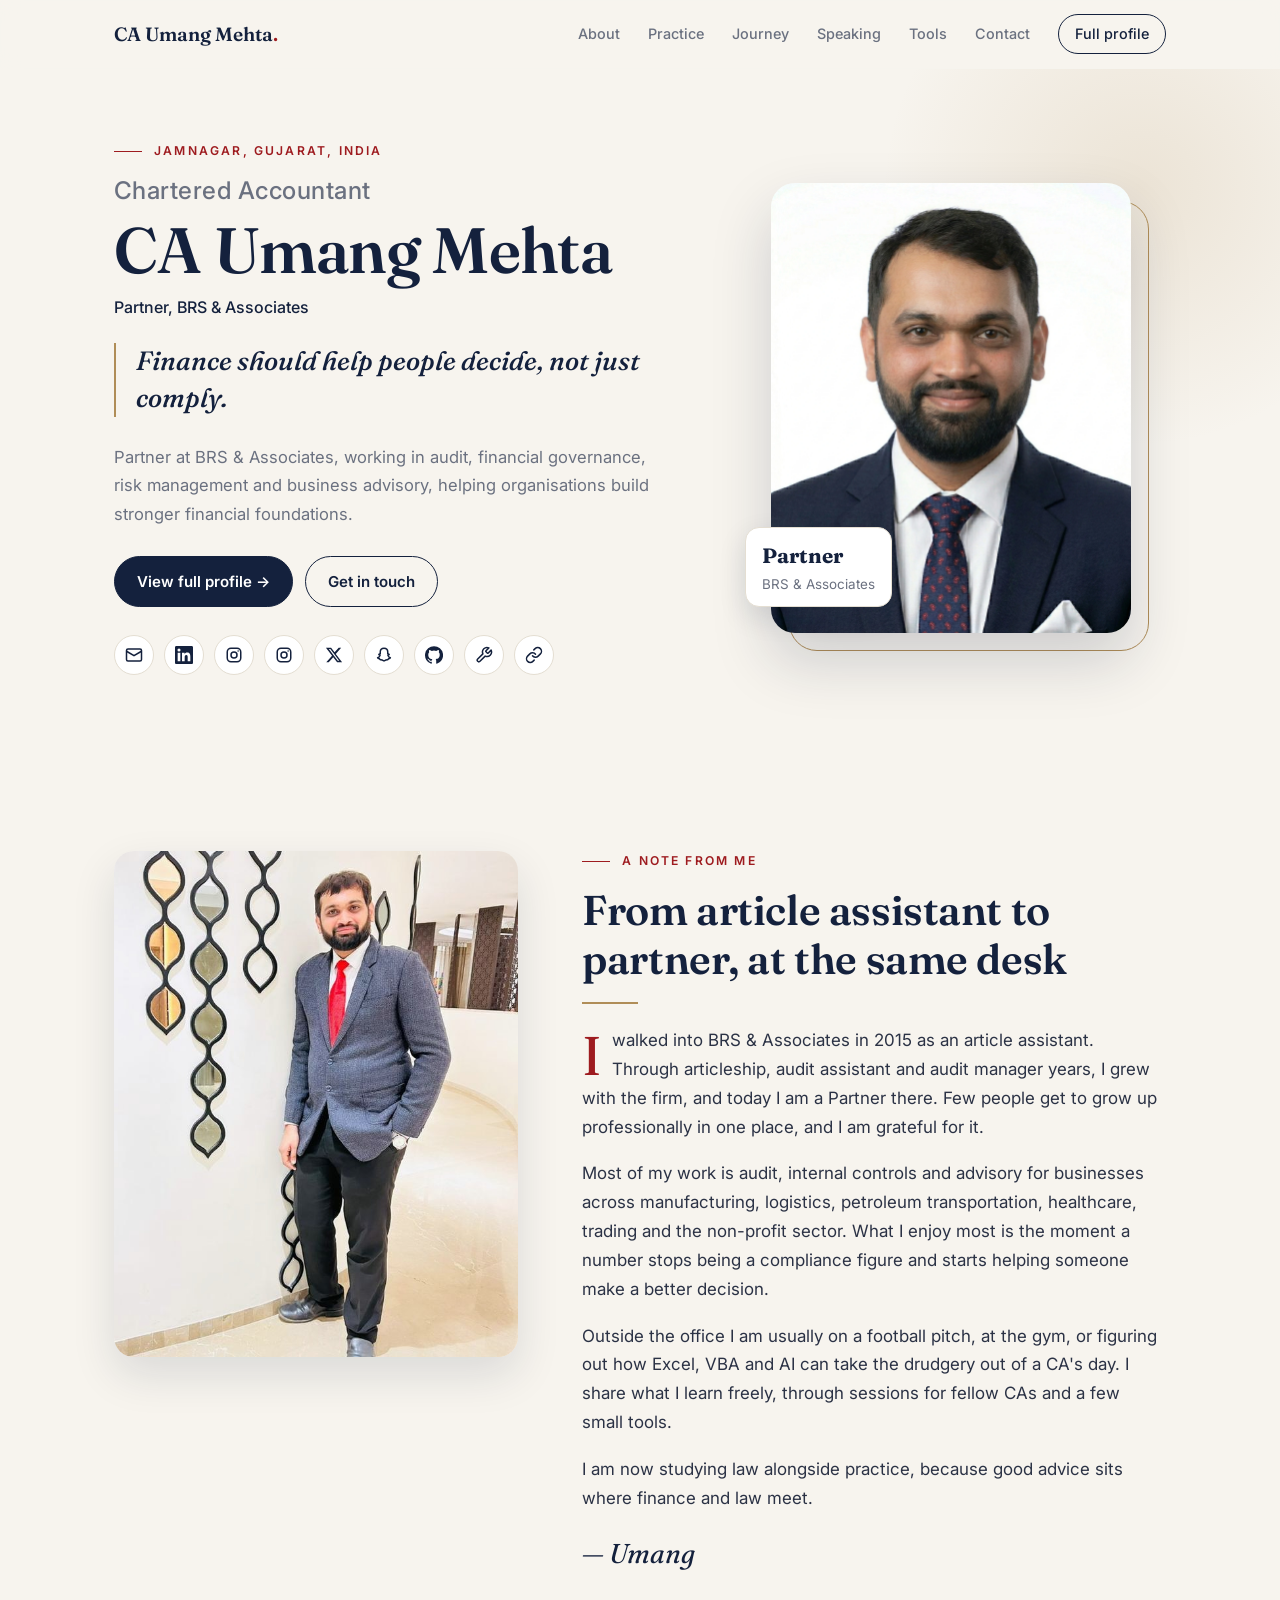
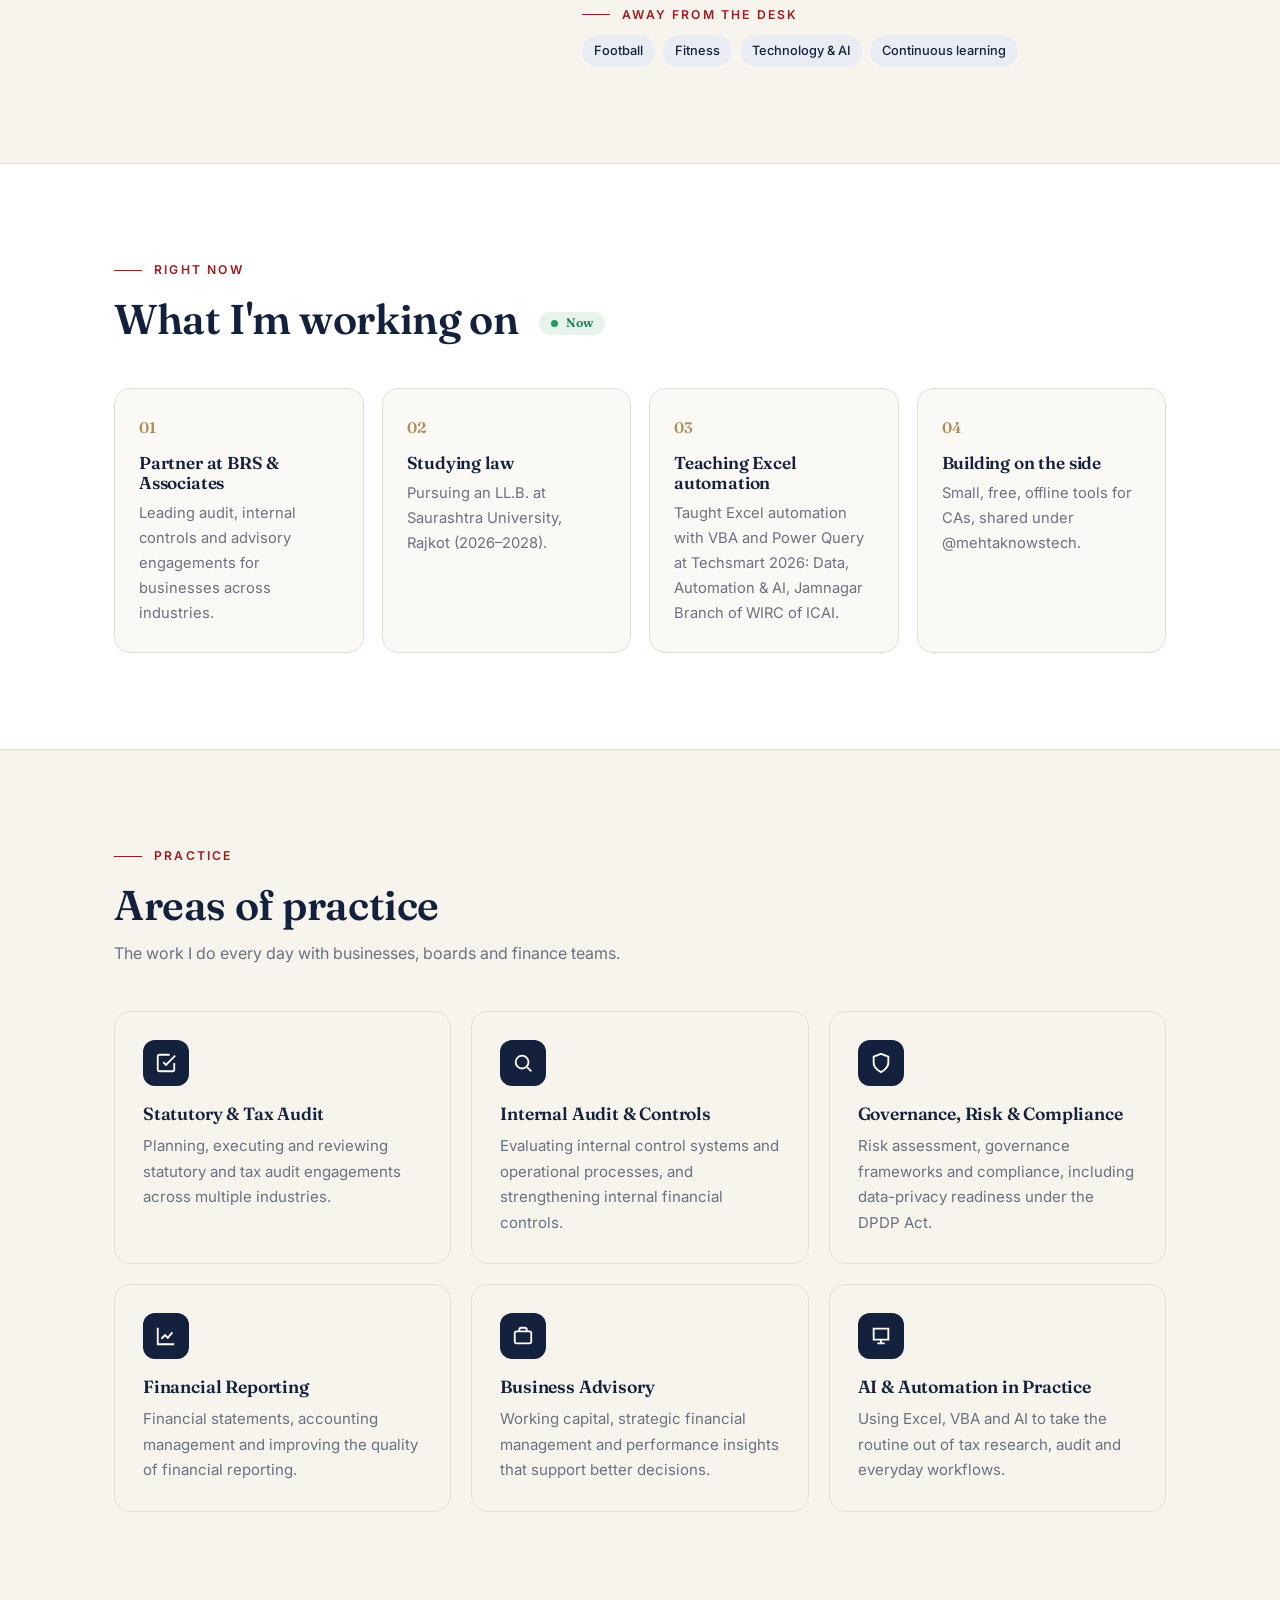
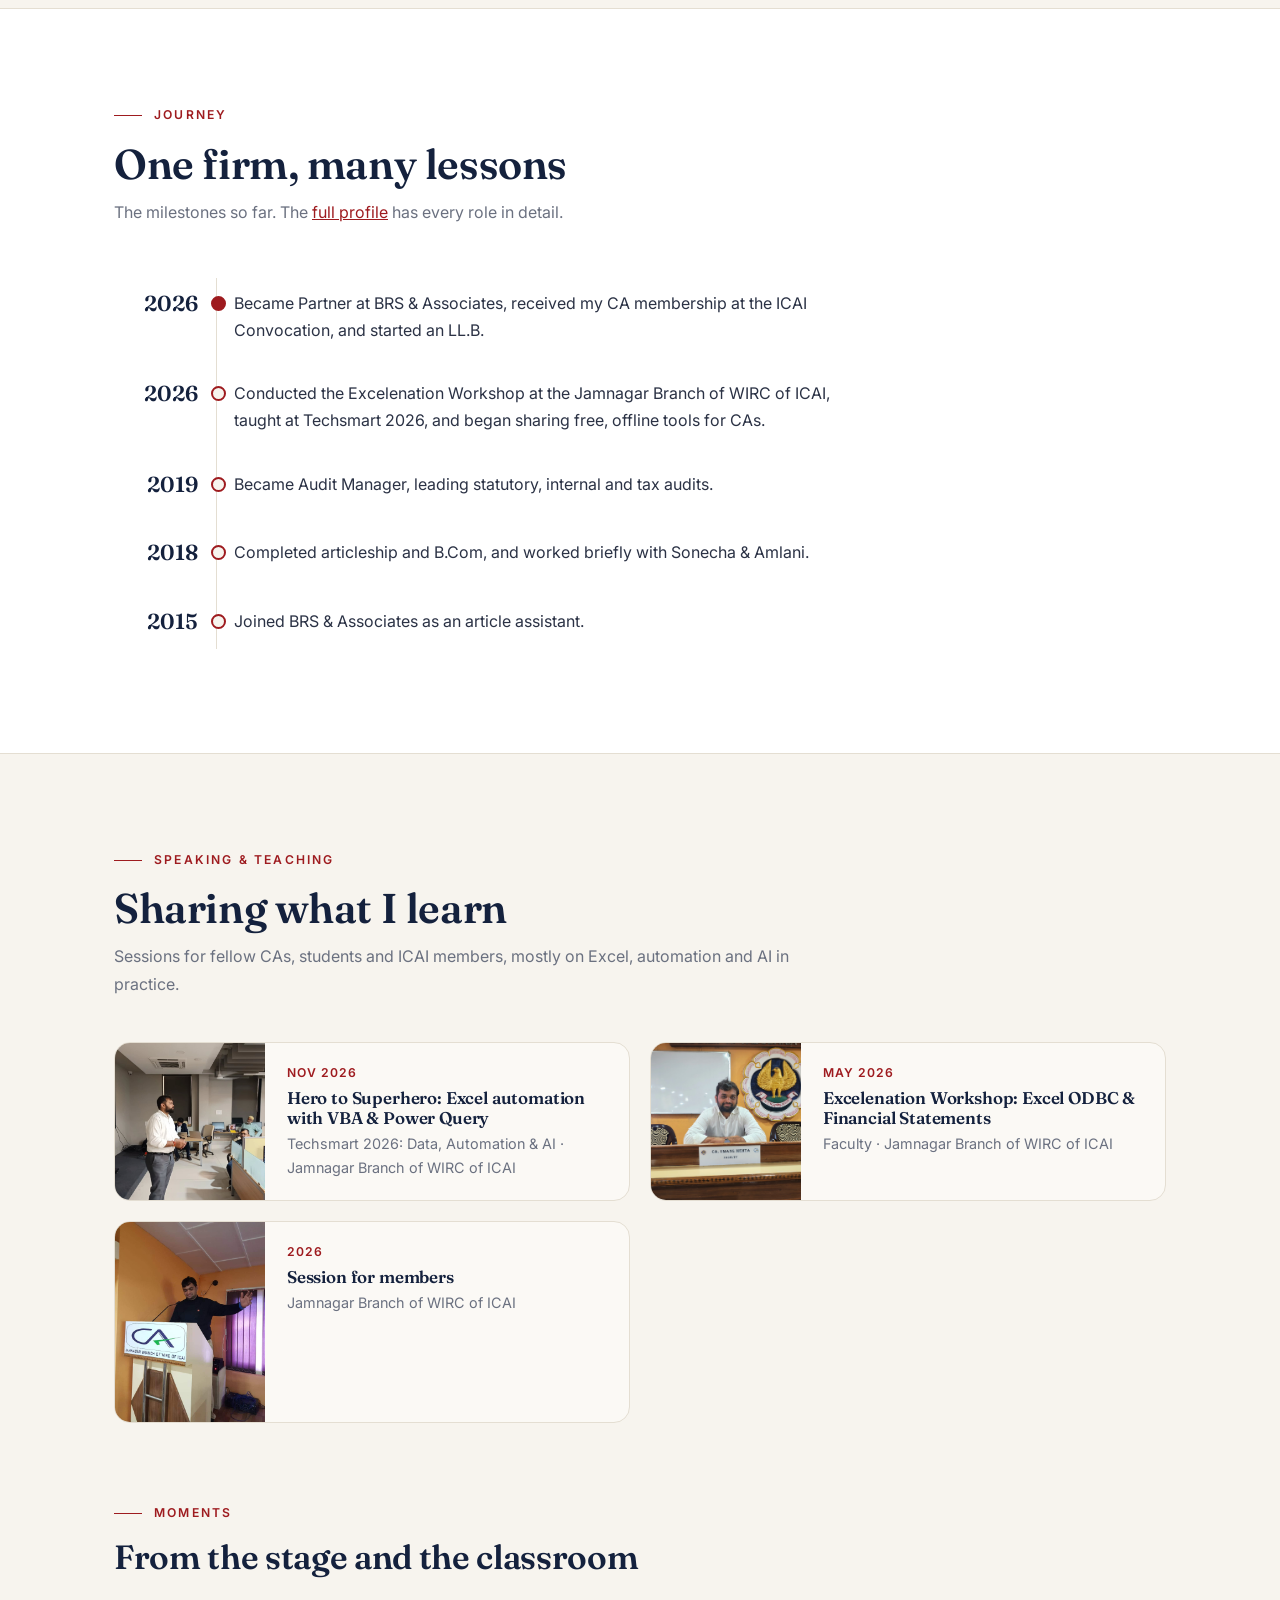
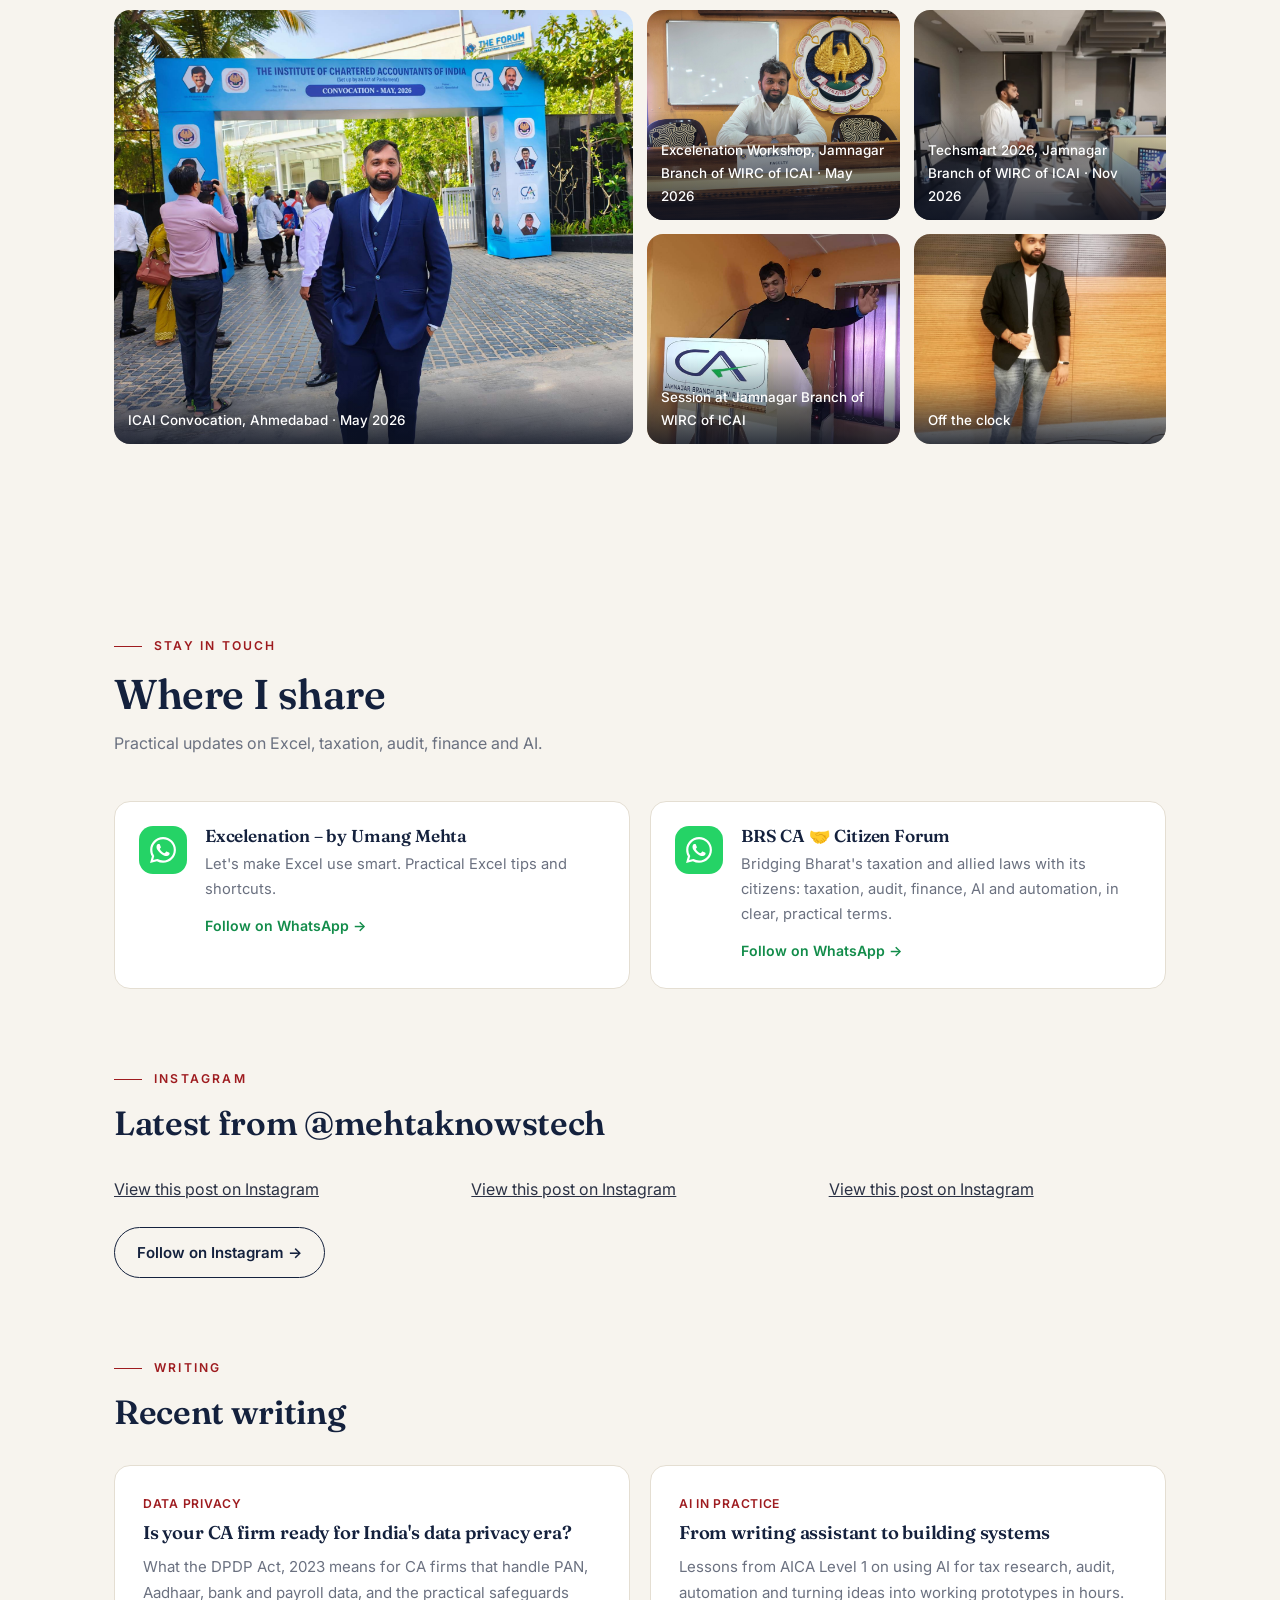
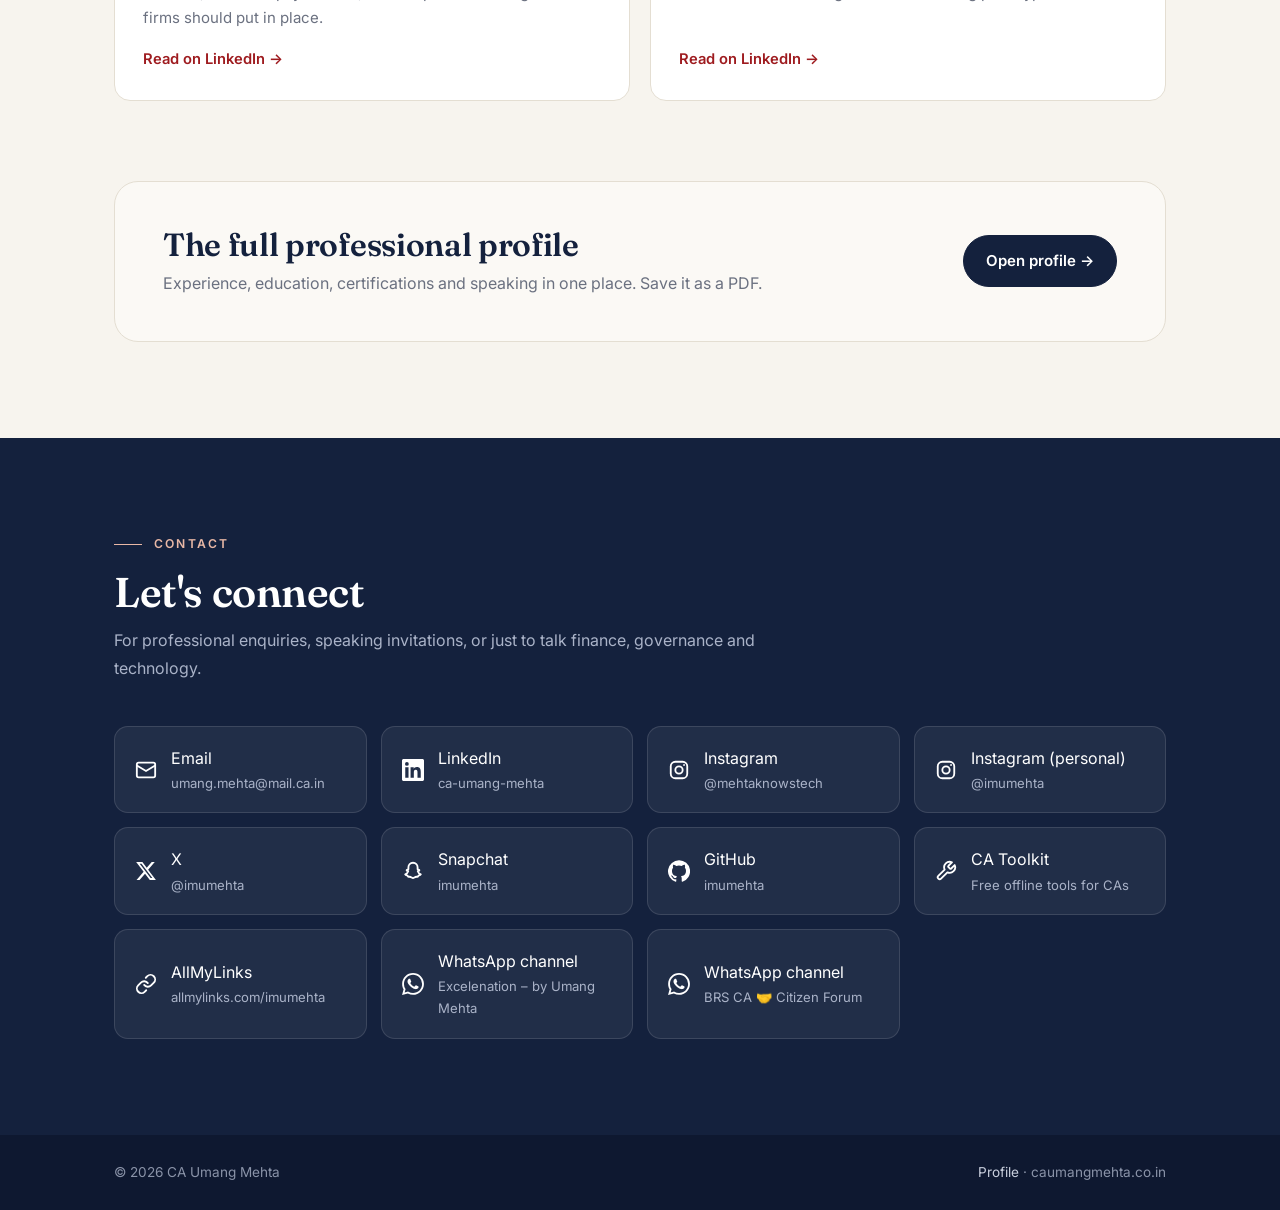
<file: index.html>
<!doctype html>
<html lang="en">
<head>
<meta charset="utf-8">
<meta name="viewport" content="width=device-width, initial-scale=1">
<title>CA Umang Mehta | Chartered Accountant, Jamnagar</title>
<meta name="description" content="CA Umang Mehta, Chartered Accountant and Partner at BRS & Associates, Jamnagar. Audit, internal controls, risk and business advisory.">
<meta property="og:title" content="CA Umang Mehta | Chartered Accountant">
<meta property="og:description" content="Partner at BRS & Associates, Jamnagar. Audit, governance, risk and advisory.">
<meta property="og:image" content="https://caumangmehta.co.in/img/headshot.webp">
<meta property="og:url" content="https://caumangmehta.co.in/">
<link rel="icon" href="img/headshot.webp">
<link rel="preconnect" href="https://fonts.googleapis.com">
<link rel="preconnect" href="https://fonts.gstatic.com" crossorigin>
<link href="https://fonts.googleapis.com/css2?family=Fraunces:ital,opsz,wght@0,9..144,500;0,9..144,600;1,9..144,500&family=Inter:wght@400;500;600&display=swap" rel="stylesheet">
<link rel="stylesheet" href="style.css?v=2026-11-26d">
<script>document.documentElement.classList.add("js")</script>
</head>
<body>

<nav>
  <div class="wrap">
    <a class="brand" href="#top">CA Umang Mehta<span>.</span></a>
    <button class="menu-btn" aria-label="Menu" aria-expanded="false"><svg width="20" height="20" viewBox="0 0 24 24" fill="none" stroke="currentColor" stroke-width="2"><path d="M4 7h16M4 12h16M4 17h16"/></svg></button>
    <div class="links">
      <a href="#about">About</a>
      <a href="#practice">Practice</a>
      <a href="#journey">Journey</a>
      <a href="#speaking">Speaking</a>
      <a href="#tools">Tools</a>
      <a href="#contact">Contact</a>
      <a class="pill" href="profile.html">Full profile</a>
    </div>
  </div>
</nav>

<header class="hero" id="top">
  <div class="wrap">
    <div>
      <div class="eyebrow rv" data-f="location"></div>
      <h1 class="rv"><small>Chartered Accountant</small>CA <span data-f="name"></span></h1>
      <p class="title rv" style="margin-bottom:22px">Partner, BRS &amp; Associates</p>
      <blockquote class="quote rv" data-f="quote"></blockquote>
      <p class="lead rv" data-f="intro"></p>
      <div class="cta rv">
        <a class="btn primary" href="profile.html">View full profile →</a>
        <a class="btn ghost" href="#contact">Get in touch</a>
      </div>
      <div class="mini-socials rv" id="miniSocials"></div>
    </div>
    <div class="portrait rv">
      <img id="photo" alt="Portrait of CA Umang Mehta">
      <div class="badge"><b>Partner</b>BRS &amp; Associates</div>
    </div>
  </div>
</header>

<section id="about">
  <div class="wrap note-grid">
    <div class="note-photo rv"><img id="aboutPhoto" alt="Umang Mehta"></div>
    <div>
      <div class="eyebrow rv">A note from me</div>
      <h2 class="rv" style="font-size:clamp(1.9rem,3.6vw,2.6rem)">From article assistant to partner, at the same desk</h2>
      <div class="rule rv"></div>
      <div class="note rv" id="note"></div>
      <div class="rv" style="margin-top:28px">
        <div class="eyebrow" style="margin-bottom:10px">Away from the desk</div>
        <div class="tags" id="interests"></div>
      </div>
    </div>
  </div>
</section>

<section class="alt" id="now-sec">
  <div class="wrap">
    <div class="sec-head rv"><div class="eyebrow">Right now</div><h2>What I'm working on <span class="live">Now</span></h2></div>
    <div class="now" id="now"></div>
  </div>
</section>

<section id="practice">
  <div class="wrap">
    <div class="sec-head rv"><div class="eyebrow">Practice</div><h2>Areas of practice</h2><p>The work I do every day with businesses, boards and finance teams.</p></div>
    <div class="grid3">
      <div class="svc rv">
        <div class="ic"><svg width="22" height="22" fill="none" stroke="currentColor" stroke-width="2" viewBox="0 0 24 24"><path d="M9 11l3 3L22 4"/><path d="M21 12v7a2 2 0 0 1-2 2H5a2 2 0 0 1-2-2V5a2 2 0 0 1 2-2h11"/></svg></div>
        <h3>Statutory &amp; Tax Audit</h3>
        <p>Planning, executing and reviewing statutory and tax audit engagements across multiple industries.</p>
      </div>
      <div class="svc rv">
        <div class="ic"><svg width="22" height="22" fill="none" stroke="currentColor" stroke-width="2" viewBox="0 0 24 24"><circle cx="11" cy="11" r="7"/><path d="M21 21l-4.3-4.3"/></svg></div>
        <h3>Internal Audit &amp; Controls</h3>
        <p>Evaluating internal control systems and operational processes, and strengthening internal financial controls.</p>
      </div>
      <div class="svc rv">
        <div class="ic"><svg width="22" height="22" fill="none" stroke="currentColor" stroke-width="2" viewBox="0 0 24 24"><path d="M12 22s8-4 8-10V5l-8-3-8 3v7c0 6 8 10 8 10z"/></svg></div>
        <h3>Governance, Risk &amp; Compliance</h3>
        <p>Risk assessment, governance frameworks and compliance, including data-privacy readiness under the DPDP Act.</p>
      </div>
      <div class="svc rv">
        <div class="ic"><svg width="22" height="22" fill="none" stroke="currentColor" stroke-width="2" viewBox="0 0 24 24"><path d="M3 3v18h18"/><path d="M7 15l4-4 3 3 5-6"/></svg></div>
        <h3>Financial Reporting</h3>
        <p>Financial statements, accounting management and improving the quality of financial reporting.</p>
      </div>
      <div class="svc rv">
        <div class="ic"><svg width="22" height="22" fill="none" stroke="currentColor" stroke-width="2" viewBox="0 0 24 24"><rect x="3" y="7" width="18" height="13" rx="2"/><path d="M8 7V5a2 2 0 0 1 2-2h4a2 2 0 0 1 2 2v2"/></svg></div>
        <h3>Business Advisory</h3>
        <p>Working capital, strategic financial management and performance insights that support better decisions.</p>
      </div>
      <div class="svc rv">
        <div class="ic"><svg width="22" height="22" fill="none" stroke="currentColor" stroke-width="2" viewBox="0 0 24 24"><path d="M4 4h16v12H4z"/><path d="M8 20h8M12 16v4"/></svg></div>
        <h3>AI &amp; Automation in Practice</h3>
        <p>Using Excel, VBA and AI to take the routine out of tax research, audit and everyday workflows.</p>
      </div>
    </div>
  </div>
</section>

<section id="journey" class="alt">
  <div class="wrap">
    <div class="sec-head rv"><div class="eyebrow">Journey</div><h2>One firm, many lessons</h2><p>The milestones so far. The <a href="profile.html#experience" style="color:var(--accent)">full profile</a> has every role in detail.</p></div>
    <div class="journey" id="journeyList"></div>
  </div>
</section>

<section id="speaking">
  <div class="wrap">
    <div class="sec-head rv"><div class="eyebrow">Speaking &amp; teaching</div><h2>Sharing what I learn</h2><p>Sessions for fellow CAs, students and ICAI members, mostly on Excel, automation and AI in practice.</p></div>
    <div class="talks" id="talks"></div>
    <div class="sub-head rv"><div class="eyebrow">Moments</div><h2 style="font-size:clamp(1.6rem,3vw,2.1rem)">From the stage and the classroom</h2></div>
    <div class="gallery" id="gallery"></div>
  </div>
</section>

<section id="tools" class="alt" hidden>
  <div class="wrap">
    <div class="sec-head rv"><div class="eyebrow">On the side</div><h2>Small tools for fellow CAs</h2><p>A hobby that grew out of my own practice: free, offline tools that keep client data on your computer. Shared in case they help.</p></div>
    <div class="grid3" id="toolList"></div>
    <p style="margin-top:28px"><a class="btn ghost" id="toolkitLink" href="#" target="_blank" rel="noopener">See all on CA Toolkit →</a></p>
  </div>
</section>

<section id="community">
  <div class="wrap">
    <div class="sec-head rv"><div class="eyebrow">Stay in touch</div><h2>Where I share</h2><p>Practical updates on Excel, taxation, audit, finance and AI.</p></div>
    <div class="grid2" id="channels"></div>

    <div id="instagram" hidden>
      <div class="sub-head rv"><div class="eyebrow">Instagram</div><h2 style="font-size:clamp(1.6rem,3vw,2.1rem)">Latest from @<span id="igHandle"></span></h2></div>
      <div class="grid3" id="igPosts"></div>
      <p style="margin-top:24px"><a class="btn ghost" id="igFollow" href="#" target="_blank" rel="noopener">Follow on Instagram →</a></p>
    </div>

    <div class="sub-head rv"><div class="eyebrow">Writing</div><h2 style="font-size:clamp(1.6rem,3vw,2.1rem)">Recent writing</h2></div>
    <div class="grid2" id="posts"></div>

    <div class="band rv" style="margin-top:80px">
      <div><h2>The full professional profile</h2><p>Experience, education, certifications and speaking in one place. Save it as a PDF.</p></div>
      <a class="btn primary" href="profile.html">Open profile →</a>
    </div>
  </div>
</section>

<section id="contact" class="contact">
  <div class="wrap">
    <div class="sec-head"><div class="eyebrow">Contact</div><h2>Let's connect</h2><p>For professional enquiries, speaking invitations, or just to talk finance, governance and technology.</p></div>
    <div class="socials" id="socials"></div>
  </div>
</section>

<footer>
  <div class="wrap">
    <span>© <span class="yr-now"></span> CA Umang Mehta</span>
    <span><a href="profile.html">Profile</a> · caumangmehta.co.in</span>
  </div>
</footer>

<script src="content.js?v=2026-11-26d"></script>
<script src="site.js?v=2026-11-26d"></script>
</body>
</html>
</file>
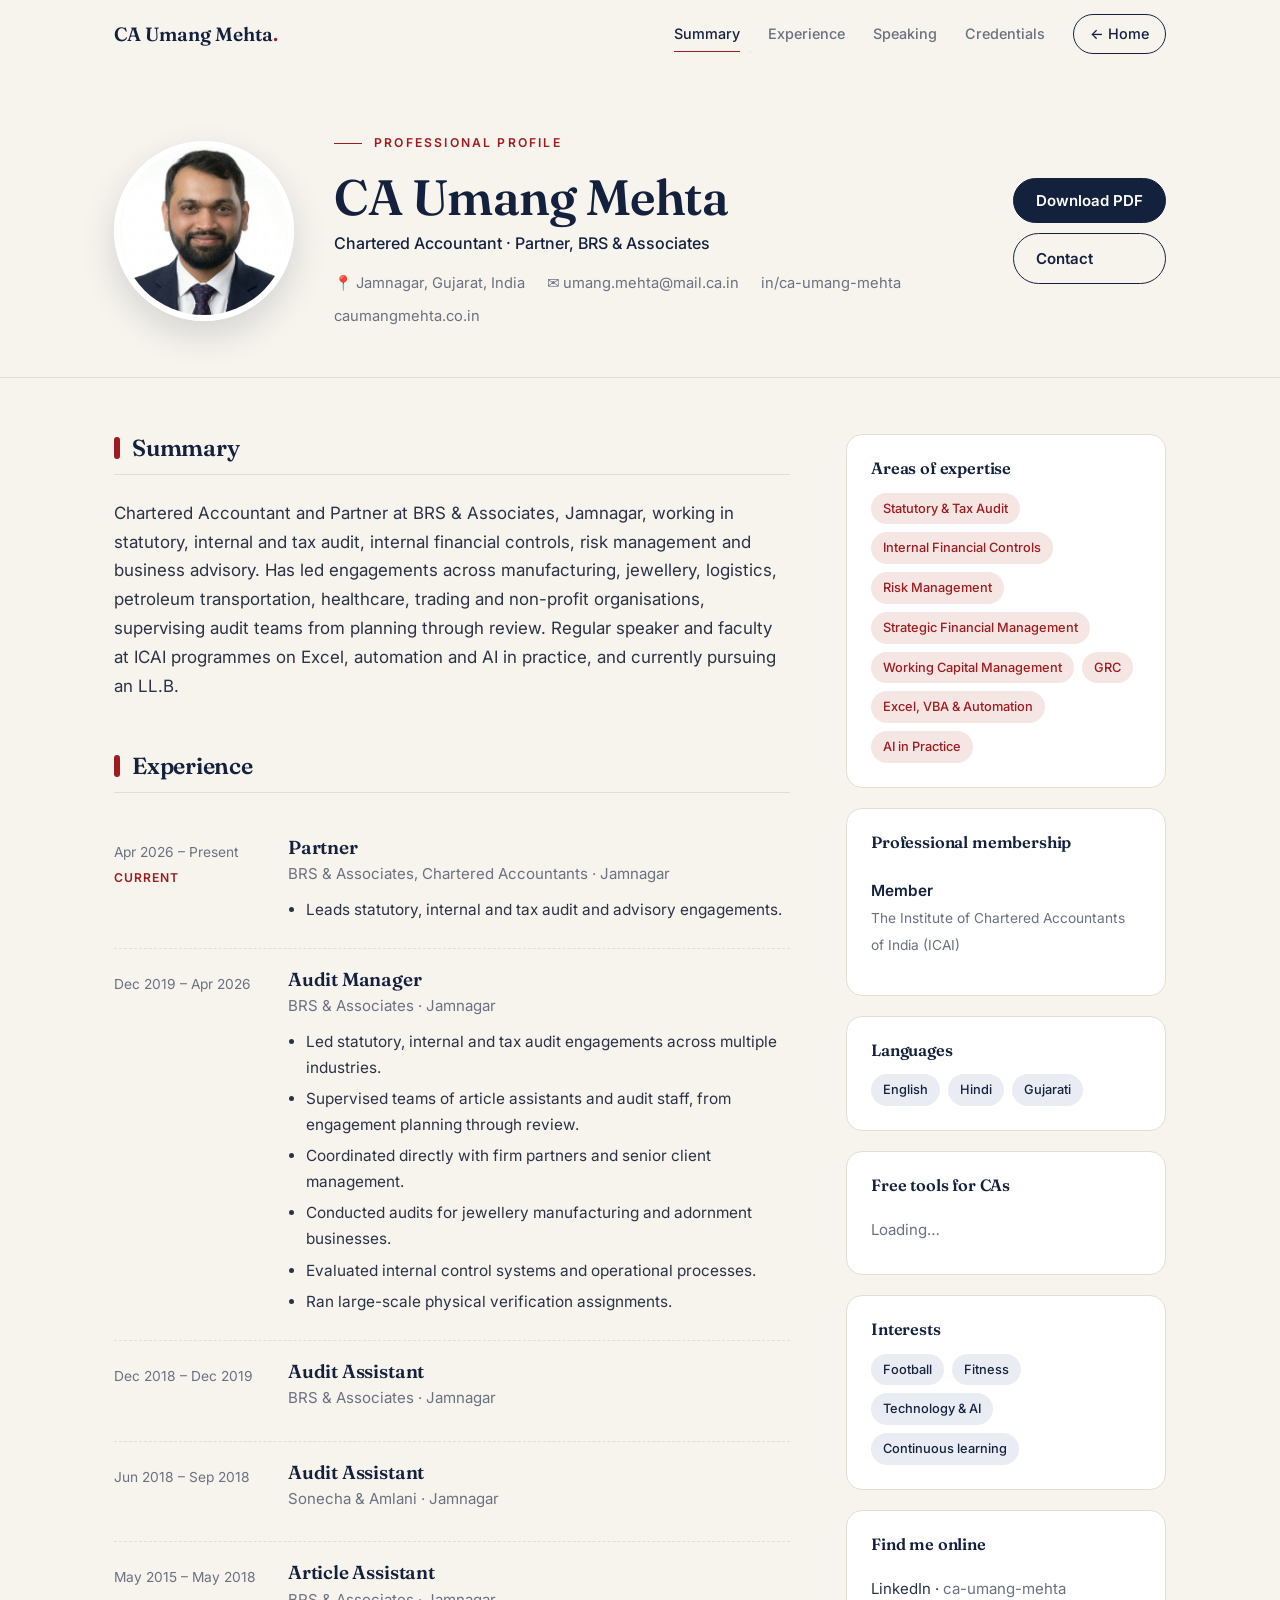
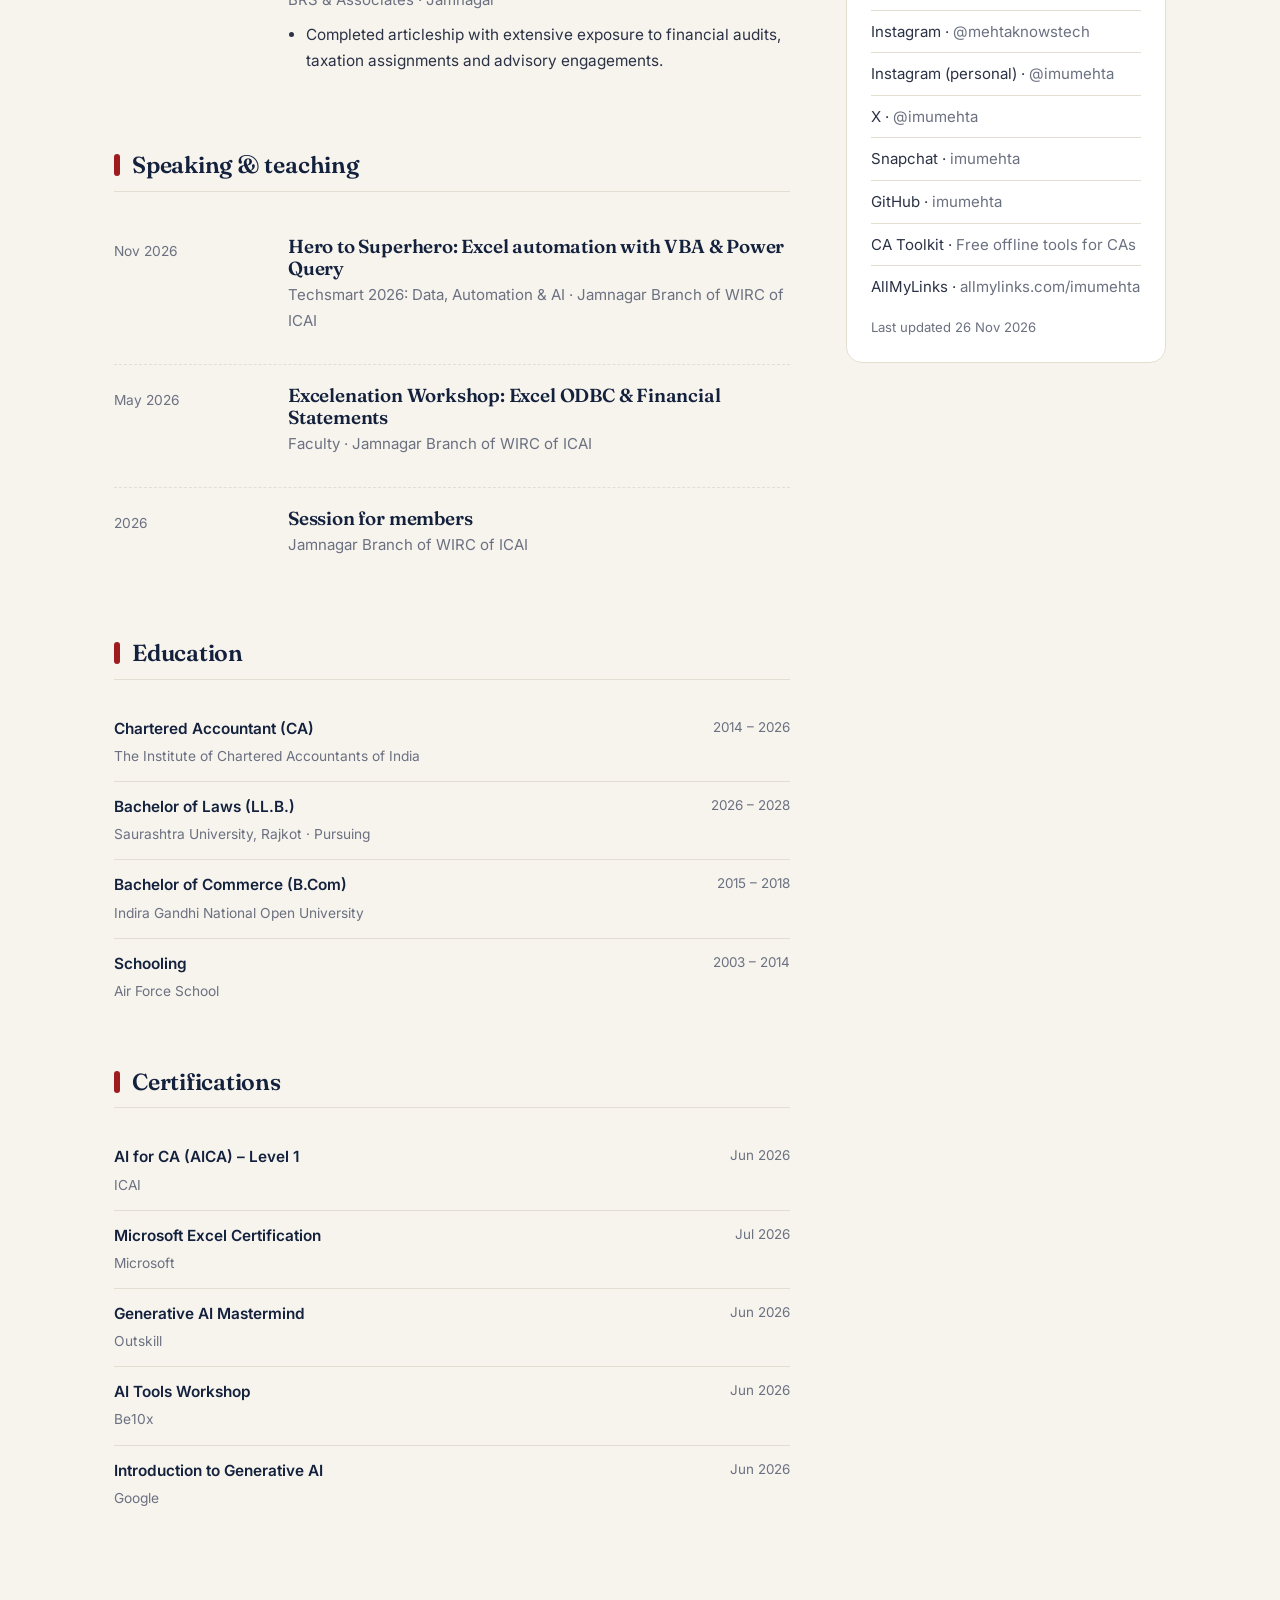
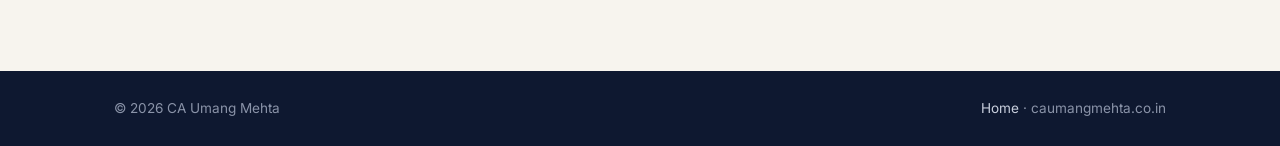
<file: profile.html>
<!doctype html>
<html lang="en">
<head>
<meta charset="utf-8">
<meta name="viewport" content="width=device-width, initial-scale=1">
<title>Profile | CA Umang Mehta</title>
<meta name="description" content="Professional profile of CA Umang Mehta, Partner at BRS & Associates, Jamnagar: experience, education, certifications and speaking.">
<meta property="og:title" content="CA Umang Mehta | Professional Profile">
<meta property="og:description" content="Chartered Accountant and Partner at BRS & Associates, Jamnagar.">
<meta property="og:image" content="https://caumangmehta.co.in/img/headshot.webp">
<meta property="og:url" content="https://caumangmehta.co.in/profile.html">
<link rel="icon" href="img/headshot.webp">
<link rel="preconnect" href="https://fonts.googleapis.com">
<link rel="preconnect" href="https://fonts.gstatic.com" crossorigin>
<link href="https://fonts.googleapis.com/css2?family=Fraunces:ital,opsz,wght@0,9..144,500;0,9..144,600;1,9..144,500&family=Inter:wght@400;500;600&display=swap" rel="stylesheet">
<link rel="stylesheet" href="style.css?v=2026-11-26d">
<script>document.documentElement.classList.add("js")</script>
</head>
<body>

<nav>
  <div class="wrap">
    <a class="brand" href="./">CA Umang Mehta<span>.</span></a>
    <button class="menu-btn" aria-label="Menu" aria-expanded="false"><svg width="20" height="20" viewBox="0 0 24 24" fill="none" stroke="currentColor" stroke-width="2"><path d="M4 7h16M4 12h16M4 17h16"/></svg></button>
    <div class="links">
      <a href="#summary-sec">Summary</a>
      <a href="#experience">Experience</a>
      <a href="#speaking">Speaking</a>
      <a href="#credentials">Credentials</a>
      <a class="pill" href="./">← Home</a>
    </div>
  </div>
</nav>

<header class="pf-head">
  <div class="wrap">
    <img id="photo" alt="CA Umang Mehta">
    <div>
      <div class="eyebrow">Professional profile</div>
      <h1>CA <span data-f="name"></span></h1>
      <p class="title" data-f="title"></p>
      <div class="pf-meta" id="pfMeta"></div>
    </div>
    <div class="pf-actions">
      <button class="btn primary" onclick="window.print()">Download PDF</button>
      <a class="btn ghost" href="./#contact">Contact</a>
    </div>
  </div>
</header>

<main class="pf-body">
  <div class="wrap">
    <div>
      <div class="pf-sec" id="summary-sec">
        <h2>Summary</h2>
        <div id="summary"></div>
      </div>

      <div class="pf-sec" id="experience">
        <h2>Experience</h2>
        <div id="experienceList"></div>
      </div>

      <div class="pf-sec" id="speaking">
        <h2>Speaking &amp; teaching</h2>
        <div id="speakingList"></div>
      </div>

      <div class="pf-sec" id="credentials">
        <h2>Education</h2>
        <div id="education"></div>
      </div>

      <div class="pf-sec">
        <h2>Certifications</h2>
        <div id="certs"></div>
      </div>
    </div>

    <aside class="side">
      <div class="card">
        <h3>Areas of expertise</h3>
        <div class="tags" id="skills"></div>
      </div>
      <div class="card">
        <h3>Professional membership</h3>
        <div id="memberships"></div>
      </div>
      <div class="card">
        <h3>Languages</h3>
        <div class="tags" id="languages"></div>
      </div>
      <div class="card">
        <h3>Free tools for CAs</h3>
        <ul class="plain" id="pfTools"><li style="color:var(--muted)">Loading…</li></ul>
      </div>
      <div class="card">
        <h3>Interests</h3>
        <div class="tags" id="interests"></div>
      </div>
      <div class="card no-print">
        <h3>Find me online</h3>
        <ul class="plain" id="pfLinks"></ul>
        <p class="updated" id="updated"></p>
      </div>
    </aside>
  </div>
</main>

<footer>
  <div class="wrap">
    <span>© <span class="yr-now"></span> CA Umang Mehta</span>
    <span><a href="./">Home</a> · caumangmehta.co.in</span>
  </div>
</footer>

<script src="content.js?v=2026-11-26d"></script>
<script src="site.js?v=2026-11-26d"></script>
</body>
</html>
</file>
<file: style.css>
/* Shared styles for every page. Content lives in content.js. */
:root{
  --bg:#f7f4ee; --surface:#ffffff; --paper:#fbf9f5; --ink:#14213d; --text:#2b3245; --muted:#6b7180;
  --line:#e4ded2; --accent:#9e1b1f; --accent-soft:#f5e6e3; --gold:#b08d57; --navy:#14213d; --wa:#25d366;
  --serif:Fraunces,Georgia,serif; --sans:Inter,system-ui,-apple-system,sans-serif;
}
*{box-sizing:border-box;margin:0;padding:0}
html{scroll-behavior:smooth}
body{font-family:var(--sans);background:var(--bg);color:var(--text);line-height:1.7;font-size:16px;-webkit-font-smoothing:antialiased}
a{color:inherit}
img{max-width:100%}
.wrap{max-width:1100px;margin:0 auto;padding:0 24px}
h1,h2,h3{font-family:var(--serif);color:var(--ink);font-weight:600;line-height:1.18;letter-spacing:-.01em}
.eyebrow{font-size:.76rem;letter-spacing:.18em;text-transform:uppercase;color:var(--accent);font-weight:600;margin-bottom:14px;display:flex;align-items:center;gap:12px}
.eyebrow::before{content:"";width:28px;height:1px;background:currentColor}
.rule{width:56px;height:2px;background:var(--gold);margin:18px 0 22px}

/* reveal on scroll (only when JS runs) */
.js .rv{opacity:0;transform:translateY(18px);transition:opacity .8s ease,transform .8s ease}
.js .rv.in{opacity:1;transform:none}
@media (prefers-reduced-motion:reduce){.js .rv{opacity:1;transform:none;transition:none}html{scroll-behavior:auto}}

/* nav */
nav{position:sticky;top:0;z-index:20;background:rgba(247,244,238,.9);backdrop-filter:blur(10px);border-bottom:1px solid transparent;transition:border-color .3s,box-shadow .3s}
nav.scrolled{border-color:var(--line);box-shadow:0 6px 24px rgba(20,33,61,.05)}
nav .wrap{display:flex;align-items:center;justify-content:space-between;height:68px}
.brand{font-family:var(--serif);font-weight:600;color:var(--ink);text-decoration:none;font-size:1.2rem}
.brand span{color:var(--accent)}
.links{display:flex;gap:28px;align-items:center}
.links a{text-decoration:none;font-size:.9rem;color:var(--muted);font-weight:500;position:relative;padding:4px 0}
.links a::after{content:"";position:absolute;left:0;right:0;bottom:-2px;height:1px;background:var(--accent);transform:scaleX(0);transition:transform .25s}
.links a:hover,.links a.on{color:var(--ink)}
.links a:hover::after,.links a.on::after{transform:scaleX(1)}
.links a.pill{border:1px solid var(--ink);border-radius:999px;padding:7px 16px;color:var(--ink)}
.links a.pill::after{display:none}
.links a.pill:hover{background:var(--ink);color:#fff}
.menu-btn{display:none;background:none;border:1px solid var(--line);border-radius:10px;width:42px;height:42px;color:var(--ink);cursor:pointer}

/* buttons */
.btn{display:inline-flex;align-items:center;gap:8px;padding:12px 22px;border-radius:999px;font-weight:600;font-size:.94rem;text-decoration:none;border:1px solid var(--ink);transition:background .2s,color .2s,transform .2s;cursor:pointer;font-family:var(--sans)}
.btn:hover{transform:translateY(-1px)}
.btn.primary{background:var(--ink);color:#fff}
.btn.primary:hover{background:#23345c}
.btn.ghost{color:var(--ink);background:transparent}
.btn.ghost:hover{background:var(--surface)}
.cta{display:flex;gap:12px;flex-wrap:wrap}

/* hero */
.hero{padding:72px 0 80px;position:relative;overflow:hidden}
.hero::before{content:"";position:absolute;right:-120px;top:-140px;width:520px;height:520px;border-radius:50%;background:radial-gradient(circle,rgba(176,141,87,.16),transparent 70%);pointer-events:none}
.hero .wrap{display:grid;grid-template-columns:1.3fr 1fr;gap:64px;align-items:center;position:relative}
.hero h1{font-size:clamp(2.6rem,5.4vw,4rem);margin-bottom:6px}
.hero h1 small{display:block;font-size:.38em;font-family:var(--sans);font-weight:500;letter-spacing:.02em;color:var(--muted);margin-bottom:8px}
.hero .title{font-weight:500;color:var(--ink)}
.quote{font-family:var(--serif);font-style:italic;font-weight:500;font-size:clamp(1.3rem,2.4vw,1.65rem);color:var(--ink);line-height:1.4;max-width:24em;margin:0 0 26px;padding-left:20px;border-left:2px solid var(--gold)}
.hero .lead{color:var(--muted);max-width:34em;margin-bottom:28px;font-size:1.04rem}
.mini-socials{display:flex;flex-wrap:wrap;gap:10px;margin-top:28px}
.mini-socials a{width:40px;height:40px;border-radius:50%;display:grid;place-items:center;border:1px solid var(--line);background:var(--surface);color:var(--ink);transition:all .2s}
.mini-socials a:hover{background:var(--ink);color:#fff;border-color:var(--ink);transform:translateY(-2px)}
.mini-socials svg{width:18px;height:18px}
.portrait{position:relative;justify-self:center}
.portrait::before{content:"";position:absolute;inset:18px -18px -18px 18px;border:1px solid var(--gold);border-radius:28px}
.portrait img{position:relative;width:min(360px,74vw);aspect-ratio:4/5;border-radius:24px;object-fit:cover;object-position:center 20%;display:block;box-shadow:0 28px 60px rgba(20,33,61,.18)}
.badge{position:absolute;bottom:26px;left:-26px;background:var(--surface);border:1px solid var(--line);border-radius:14px;padding:10px 16px;box-shadow:0 10px 28px rgba(20,33,61,.12);font-size:.84rem;color:var(--muted)}
.badge b{display:block;font-family:var(--serif);font-size:1.3rem;color:var(--ink)}

/* stats */
.stats{border-top:1px solid var(--line);border-bottom:1px solid var(--line);background:var(--surface)}
.stats .wrap{display:grid;grid-template-columns:repeat(4,1fr)}
.stat{padding:30px 22px;border-left:1px solid var(--line)}
.stat:first-child{border-left:0}
.stat b{font-family:var(--serif);font-size:2.2rem;color:var(--ink);display:block;line-height:1.1;font-weight:600}
.stat span{font-size:.86rem;color:var(--muted)}

section{padding:96px 0}
.alt{background:var(--surface);border-top:1px solid var(--line);border-bottom:1px solid var(--line)}
.sec-head{margin-bottom:44px;max-width:44em}
.sec-head h2{font-size:clamp(1.9rem,3.6vw,2.6rem)}
.sec-head p{color:var(--muted);margin-top:10px}

/* note */
.note-grid{display:grid;grid-template-columns:.9fr 1.3fr;gap:64px;align-items:start}
.note-photo{position:sticky;top:96px}
.note-photo img{width:100%;aspect-ratio:4/5;object-fit:cover;object-position:right center;border-radius:20px;box-shadow:0 18px 44px rgba(20,33,61,.12)}
.note p{margin-bottom:18px;font-size:1.06rem}
.note p:first-of-type::first-letter{font-family:var(--serif);float:left;font-size:3.4rem;line-height:.9;padding:6px 10px 0 0;color:var(--accent)}
.sign{font-family:var(--serif);font-style:italic;font-size:1.7rem;color:var(--ink);margin-top:8px}
.tags{display:flex;flex-wrap:wrap;gap:8px}
.tag{font-size:.8rem;padding:5px 12px;border-radius:999px;background:var(--accent-soft);color:var(--accent);font-weight:500}
.tag.n{background:#e9ecf3;color:var(--ink)}

/* now */
.now{display:grid;grid-template-columns:repeat(4,1fr);gap:18px}
.now-item{background:var(--paper);border:1px solid var(--line);border-radius:16px;padding:26px 24px;position:relative;transition:transform .25s,box-shadow .25s}
.now-item:hover{transform:translateY(-4px);box-shadow:0 14px 32px rgba(20,33,61,.08)}
.now-item .n{font-family:var(--serif);font-size:.95rem;color:var(--gold);font-weight:600;margin-bottom:12px;display:block}
.now-item h3{font-size:1.08rem;margin-bottom:8px}
.now-item p{font-size:.92rem;color:var(--muted)}
.live{display:inline-flex;align-items:center;gap:8px;font-size:.78rem;font-weight:600;color:#1f7a4d;background:#e6f4ec;border-radius:999px;padding:4px 12px;margin-left:12px;vertical-align:middle;letter-spacing:.02em}
.live::before{content:"";width:7px;height:7px;border-radius:50%;background:#1f9d5f;animation:pulse 2s infinite}
@keyframes pulse{0%{box-shadow:0 0 0 0 rgba(31,157,95,.5)}70%{box-shadow:0 0 0 8px rgba(31,157,95,0)}100%{box-shadow:0 0 0 0 rgba(31,157,95,0)}}

/* practice */
.grid3{display:grid;grid-template-columns:repeat(3,1fr);gap:20px}
.grid2{display:grid;grid-template-columns:1fr 1fr;gap:20px}
.svc{background:var(--bg);border:1px solid var(--line);border-radius:16px;padding:28px;transition:transform .25s,box-shadow .25s,border-color .25s}
.svc:hover{transform:translateY(-4px);box-shadow:0 14px 32px rgba(20,33,61,.08);border-color:#d8cfbf}
.svc .ic{width:46px;height:46px;border-radius:12px;background:var(--ink);color:#fff;display:grid;place-items:center;margin-bottom:18px}
.svc h3{font-size:1.1rem;margin-bottom:8px}
.svc p{font-size:.94rem;color:var(--muted)}

/* journey */
.journey{position:relative;display:grid;gap:0}
.journey::before{content:"";position:absolute;left:102px;top:8px;bottom:8px;width:1px;background:var(--line)}
.jr{display:grid;grid-template-columns:84px 1fr;gap:36px;padding:16px 0;position:relative}
.jr .y{font-family:var(--serif);font-size:1.35rem;color:var(--ink);font-weight:600;text-align:right}
.jr p{max-width:40em;padding-top:4px}
.jr::after{content:"";position:absolute;left:97px;top:26px;width:11px;height:11px;border-radius:50%;background:var(--bg);border:2px solid var(--accent)}
.jr:first-child::after{background:var(--accent)}

/* speaking */
.talks{display:grid;grid-template-columns:repeat(2,1fr);gap:20px}
.talk{display:grid;grid-template-columns:150px 1fr;background:var(--paper);border:1px solid var(--line);border-radius:16px;overflow:hidden;transition:transform .25s,box-shadow .25s}
.talk:hover{transform:translateY(-3px);box-shadow:0 14px 32px rgba(20,33,61,.08)}
.talk .ph{background:linear-gradient(135deg,var(--ink),#2d4372);color:#fff;display:grid;place-items:center;font-family:var(--serif);font-size:1.6rem}
.talk .ph img{width:100%;height:100%;object-fit:cover;display:block}
.talk .bd{padding:20px 22px}
.talk .d{font-size:.76rem;color:var(--accent);font-weight:600;letter-spacing:.08em;text-transform:uppercase}
.talk h3{font-size:1.06rem;margin:4px 0}
.talk p{font-size:.9rem;color:var(--muted)}

/* gallery */
.gallery{display:grid;grid-template-columns:repeat(4,1fr);grid-auto-rows:210px;gap:14px}
.gallery figure{position:relative;overflow:hidden;border-radius:16px;background:#ddd}
.gallery figure:first-child{grid-column:span 2;grid-row:span 2}
.gallery img{width:100%;height:100%;object-fit:cover;display:block;transition:transform .6s}
.gallery figure:hover img{transform:scale(1.05)}
.gallery figcaption{position:absolute;inset:auto 0 0 0;padding:30px 14px 12px;font-size:.84rem;color:#fff;font-weight:500;background:linear-gradient(transparent,rgba(10,16,32,.82))}

/* tools */
.tool{display:flex;flex-direction:column;text-decoration:none;color:inherit}
.tool .d{font-size:.76rem;color:var(--accent);font-weight:600;letter-spacing:.06em;text-transform:uppercase;margin-bottom:8px}
.tool p{flex:1}
.tool span{margin-top:16px;font-weight:600;color:var(--accent);font-size:.92rem}

/* channels, writing, instagram */
.channel{display:flex;gap:18px;align-items:flex-start;background:var(--surface);border:1px solid var(--line);border-radius:16px;padding:24px;text-decoration:none;transition:transform .25s,box-shadow .25s}
.channel:hover{transform:translateY(-3px);box-shadow:0 12px 30px rgba(20,33,61,.08)}
.channel .wa{flex:none;width:48px;height:48px;border-radius:14px;background:var(--wa);color:#fff;display:grid;place-items:center}
.channel .wa svg{width:26px;height:26px}
.channel h3{font-size:1.08rem;margin-bottom:6px}
.channel p{font-size:.92rem;color:var(--muted);margin-bottom:10px}
.channel span{font-size:.88rem;font-weight:600;color:#128c4a}
.post{background:var(--surface);border:1px solid var(--line);border-radius:16px;padding:28px;display:flex;flex-direction:column}
.post .d{font-size:.76rem;color:var(--accent);font-weight:600;letter-spacing:.06em;text-transform:uppercase;margin-bottom:8px}
.post h3{font-size:1.15rem;margin-bottom:10px}
.post p{font-size:.94rem;color:var(--muted);flex:1}
.post a{margin-top:16px;font-weight:600;color:var(--accent);text-decoration:none;font-size:.92rem}
.sub-head{margin:80px 0 32px}
.ig{display:flex;flex-direction:column;background:var(--surface);border:1px solid var(--line);border-radius:16px;overflow:hidden;text-decoration:none;color:inherit}
.ig-media{position:relative;aspect-ratio:1;background:var(--line)}
.ig-media img{position:absolute;inset:0;width:100%;height:100%;object-fit:cover}
.ig-body{padding:20px 22px}
.ig-body p{font-size:.92rem;color:var(--muted);display:-webkit-box;-webkit-line-clamp:3;-webkit-box-orient:vertical;overflow:hidden;margin-top:6px}
.ig-embed{min-width:0;align-self:start}
.ig-embed .instagram-media,.ig-embed iframe{min-width:0!important;width:100%!important;max-width:100%!important;margin:0!important}

/* profile CTA band */
.band{background:var(--paper);border:1px solid var(--line);border-radius:24px;padding:44px 48px;display:flex;align-items:center;justify-content:space-between;gap:28px;flex-wrap:wrap}
.band h2{font-size:clamp(1.5rem,3vw,2rem)}
.band p{color:var(--muted);margin-top:6px}

/* contact + footer */
.contact{background:var(--navy);color:#d7dcea}
.contact h2{color:#fff}
.contact .eyebrow{color:#e9b8a6}
.contact .sec-head p{color:#aab3c8}
.socials{display:grid;grid-template-columns:repeat(auto-fit,minmax(220px,1fr));gap:14px}
.social{display:flex;align-items:center;gap:14px;padding:18px 20px;border-radius:14px;background:rgba(255,255,255,.06);border:1px solid rgba(255,255,255,.12);text-decoration:none;color:#fff;transition:background .2s,transform .2s}
.social:hover{background:rgba(255,255,255,.13);transform:translateY(-2px)}
.social svg{width:22px;height:22px;flex:none}
.social small{display:block;color:#aab3c8;font-size:.82rem}
footer{background:#0e1830;color:#8a93a8;font-size:.85rem;padding:26px 0}
footer .wrap{display:flex;justify-content:space-between;gap:16px;flex-wrap:wrap}
footer a{color:#c9cfdd;text-decoration:none}

/* ── profile page ───────────────────────────────────────────── */
.pf-head{padding:64px 0 48px;border-bottom:1px solid var(--line)}
.pf-head .wrap{display:grid;grid-template-columns:180px 1fr auto;gap:40px;align-items:center}
.pf-head img{width:180px;height:180px;border-radius:50%;object-fit:cover;object-position:center 20%;border:6px solid var(--surface);box-shadow:0 14px 34px rgba(20,33,61,.15)}
.pf-head h1{font-size:clamp(2.2rem,4.4vw,3.1rem)}
.pf-head .title{font-weight:500;color:var(--ink);margin-top:4px}
.pf-meta{display:flex;flex-wrap:wrap;gap:8px 22px;margin-top:14px;font-size:.92rem;color:var(--muted)}
.pf-meta a{text-decoration:none}
.pf-meta a:hover{color:var(--accent)}
.pf-actions{display:flex;flex-direction:column;gap:10px}
.pf-body{padding:56px 0 96px}
.pf-body .wrap{display:grid;grid-template-columns:1fr 320px;gap:56px;align-items:start}
.pf-sec{margin-bottom:52px}
.pf-sec>h2{font-size:1.45rem;padding-bottom:12px;border-bottom:1px solid var(--line);margin-bottom:24px;display:flex;align-items:center;gap:12px}
.pf-sec>h2::before{content:"";width:6px;height:22px;background:var(--accent);border-radius:3px}
.pf-sec .summary{font-size:1.06rem}
.xp{display:grid;grid-template-columns:150px 1fr;gap:24px;padding:20px 0;border-bottom:1px dashed var(--line)}
.xp:last-child{border-bottom:0}
.xp .when{font-size:.86rem;color:var(--muted);padding-top:4px}
.xp .when b{display:block;color:var(--accent);font-weight:600;font-size:.76rem;letter-spacing:.08em;text-transform:uppercase;margin-top:4px}
.xp h3{font-size:1.18rem}
.xp .org{color:var(--muted);font-size:.94rem;margin:2px 0 10px}
.xp ul{padding-left:18px;font-size:.96rem}
.xp li{margin-bottom:5px}
.side{position:sticky;top:96px;display:grid;gap:20px}
.side .card{background:var(--surface);border:1px solid var(--line);border-radius:16px;padding:24px}
.side h3{font-size:1.02rem;margin-bottom:14px}
.list-item{display:flex;justify-content:space-between;gap:16px;padding:12px 0;border-bottom:1px solid var(--line)}
.list-item:last-child{border-bottom:0}
.list-item b{color:var(--ink);font-weight:600;display:block;font-size:.96rem}
.list-item small{color:var(--muted);font-size:.86rem}
.list-item .yr{font-size:.84rem;color:var(--muted);white-space:nowrap}
.plain li{list-style:none;padding:8px 0;border-bottom:1px solid var(--line);font-size:.94rem}
.plain li:last-child{border-bottom:0}
.plain a{text-decoration:none}
.plain a:hover{color:var(--accent)}
.updated{font-size:.82rem;color:var(--muted);margin-top:8px}

@media (max-width:960px){
  .now{grid-template-columns:1fr 1fr}
  .pf-body .wrap{grid-template-columns:1fr}
  .side{position:static}
}
@media (max-width:860px){
  .menu-btn{display:grid;place-items:center}
  .links{display:none;position:absolute;top:68px;left:0;right:0;flex-direction:column;align-items:flex-start;gap:4px;background:var(--bg);border-bottom:1px solid var(--line);padding:12px 16px 18px}
  .links.open{display:flex}
  .links a{padding:10px 0;font-size:1rem}
  .links a.pill{padding:9px 16px;margin-top:6px}
  .hero{padding:32px 0 56px}
  .hero .wrap,.note-grid,.grid2,.talks{grid-template-columns:1fr}
  .hero .wrap{gap:36px}
  .portrait{order:-1}
  .portrait::before{inset:12px -12px -12px 12px}
  .badge{left:-10px}
  .note-photo{position:static}
  .note-photo img{aspect-ratio:1;max-height:420px}
  .grid3{grid-template-columns:1fr}
  .stats .wrap{grid-template-columns:1fr 1fr}
  .stat:nth-child(3){border-left:0}
  .stat:nth-child(n+3){border-top:1px solid var(--line)}
  .gallery{grid-template-columns:1fr 1fr;grid-auto-rows:150px}
  .journey::before{left:70px}
  .jr{grid-template-columns:56px 1fr;gap:28px}
  .jr::after{left:65px}
  .jr .y{font-size:1.05rem}
  .talk{grid-template-columns:110px 1fr}
  section{padding:68px 0}
  .wrap{padding:0 16px}
  .band{padding:30px 24px}
  .pf-head .wrap{grid-template-columns:1fr;gap:20px;text-align:left}
  .pf-head img{width:132px;height:132px}
  .pf-actions{flex-direction:row;flex-wrap:wrap}
  .xp{grid-template-columns:1fr;gap:4px}
}
@media (max-width:520px){
  .now{grid-template-columns:1fr}
}

/* print: the profile page becomes a clean CV */
@media print{
  @page{size:A4;margin:14mm}
  body{background:#fff;font-size:11pt;line-height:1.5}
  nav,footer,.pf-actions,.no-print{display:none!important}
  .js .rv{opacity:1;transform:none}
  .pf-head{padding:0 0 14px}
  .pf-head .wrap{grid-template-columns:110px 1fr}
  .pf-head img{width:110px;height:110px;border-width:0;box-shadow:none}
  .pf-body{padding:18px 0 0}
  .pf-body .wrap{grid-template-columns:1fr 230px;gap:28px}
  .pf-sec{margin-bottom:22px;break-inside:avoid-page}
  .xp{break-inside:avoid;padding:10px 0;grid-template-columns:120px 1fr}
  .side{position:static}
  .side .card{border:0;padding:0 0 10px;break-inside:avoid}
  a{text-decoration:none}
  .wrap{max-width:none;padding:0}
}
</file>
